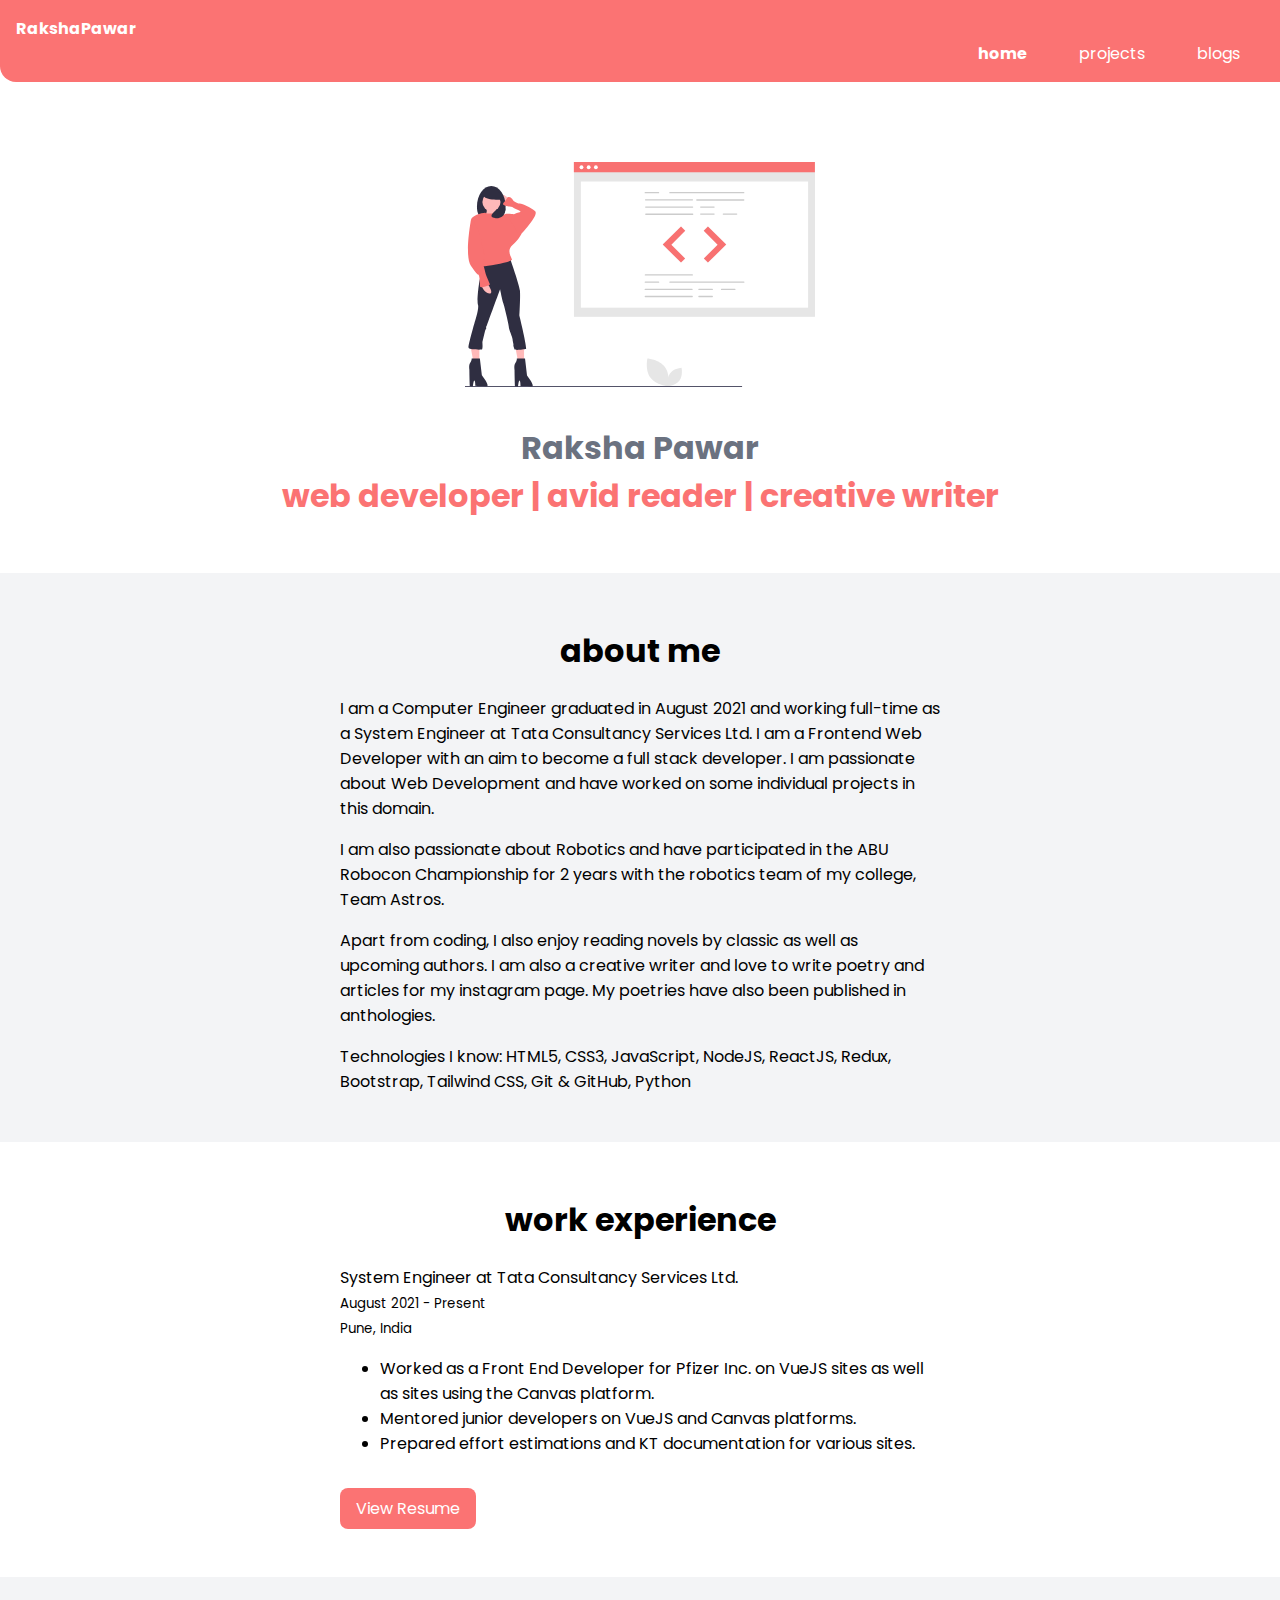
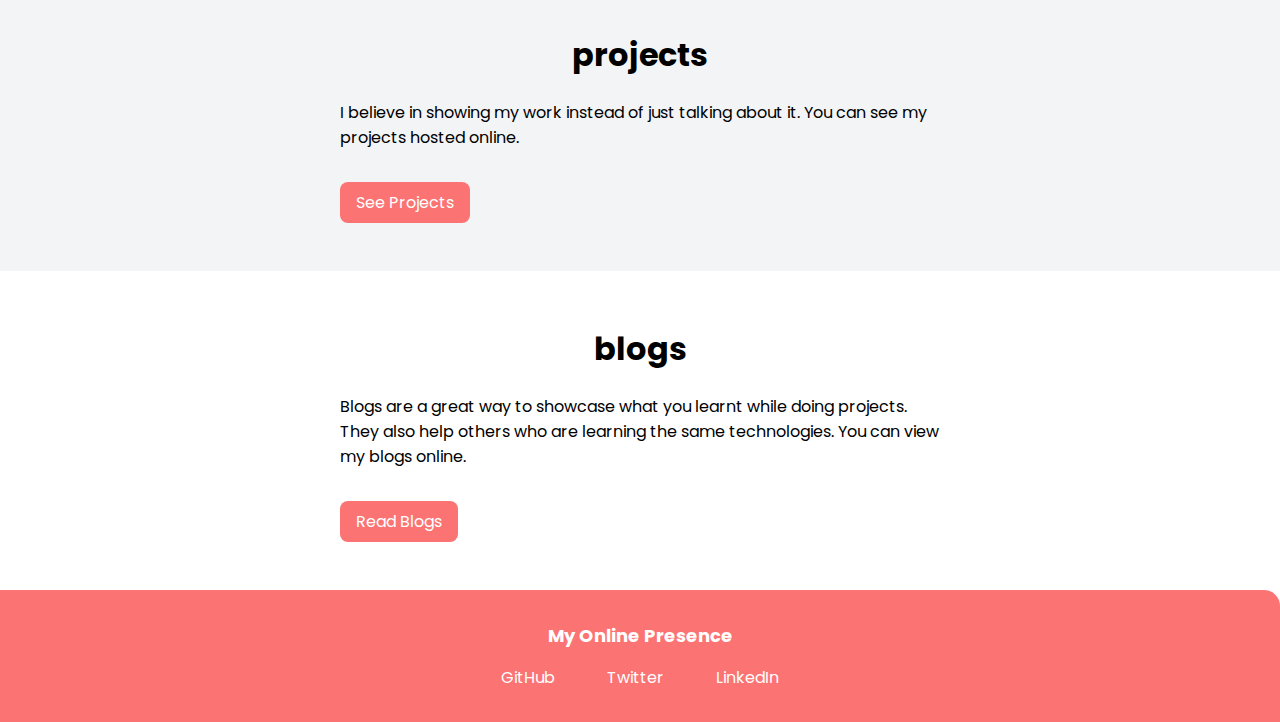
<file: index.html>
<!DOCTYPE html>
<html lang="en">
  <head>
    <meta charset="UTF-8" />
    <meta http-equiv="X-UA-Compatible" content="IE=edge" />
    <meta name="viewport" content="width=device-width, initial-scale=1.0" />
    <title>home | raksha pawar</title>
    <link rel="stylesheet" href="styles.css" />
  </head>
  <body>
    <!-- Navbar -->
    <nav class="navigation container">
      <div class="nav-brand">RakshaPawar</div>
      <ul class="list-non-bullet nav-pills">
        <li class="list-item-inline">
          <a class="link link-active" href="/">home</a>
        </li>
        <li class="list-item-inline">
          <a class="link" href="/projects.html">projects</a>
        </li>
        <li class="list-item-inline">
          <a class="link" href="/blogs.html">blogs</a>
        </li>
      </ul>
    </nav>

    <!-- Header and Hero -->
    <header class="hero">
      <img class="hero-img" src="images/portfolio-img.svg" alt="" />
      <h1 class="hero-heading">
        Raksha Pawar <br />
        <span class="heading-inverted"
          >web developer | avid reader | creative writer</span
        >
      </h1>
    </header>

    <!-- Sections -->

    <!-- About me  -->
    <section class="section off-white">
      <div class="container container-center">
        <h1>about me</h1>
        <p>
          I am a Computer Engineer graduated in August 2021 and working full-time as a System Engineer at Tata Consultancy Services Ltd. I am a Frontend Web Developer with an aim to become a full stack developer.
          I am passionate about Web Development and have worked on some individual projects in this domain. </p>
          <p>I am also passionate about Robotics and have participated in the ABU Robocon Championship for 2
          years with the robotics team of my college, Team Astros.
        </p>
        <p>
          Apart from coding, I also enjoy reading novels by classic as well as
          upcoming authors. I am also a creative writer and love to write poetry
          and articles for my instagram page. My poetries have also been
          published in anthologies.
        </p>
        <p>
          Technologies I know: HTML5, CSS3, JavaScript, NodeJS, ReactJS, Redux,
          Bootstrap, Tailwind CSS, Git & GitHub, Python
        </p>
      </div>
    </section>
    <!-- Experience -->
     <section class="section">
      <div class="container container-center">
        <h1>work experience</h1>
        <p>
          System Engineer at Tata Consultancy Services Ltd. <br/>
          <small>August 2021 - Present</small> <br/>
          <small>Pune, India</small>
        </p>
        <p>
            <ul>
                <li>Worked as a Front End Developer for Pfizer Inc. on VueJS sites as well as sites using the Canvas platform.</li>
                <li>Mentored junior developers on VueJS and Canvas platforms.</li>
                <li>Prepared effort estimations and KT documentation for various sites.</li>

            </ul>
        </p>
        <a href="https://drive.google.com/file/d/1ygCGDaV_gBsx6SkuI-rJ4_ED94N7ewGD/view?usp=sharing" class="link link-primary" target="_blank">View Resume</a>
      </div>
    </section>

    <!-- Projects -->

    <section class="section off-white">
      <div class="container container-center">
        <h1>projects</h1>
        <p>
          I believe in showing my work instead of just talking about it. You can
          see my projects hosted online.
        </p>
        <a href="/projects.html" class="link link-primary">See Projects</a>
      </div>
    </section>

    <!-- Blogs -->

    <section class="section">
      <div class="container container-center">
        <h1>blogs</h1>
        <p>
          Blogs are a great way to showcase what you learnt while doing
          projects. They also help others who are learning the same
          technologies. You can view my blogs online.
        </p>
        <a href="/blogs.html" class="link link-primary">Read Blogs</a>
      </div>
    </section>

    <!-- Footer -->

    <footer class="footer container">
      <div class="footer-header">My Online Presence</div>
      <ul class="social-links list-non-bullet">
        <li class="list-item-inline">
          <a class="link" href="https://github.com/RakshaPawar108">GitHub</a>
        </li>
        <li class="list-item-inline">
          <a class="link" href="https://twitter.com/rakshapawar108">Twitter</a>
        </li>
        <li class="list-item-inline">
          <a class="link" href="https://www.linkedin.com/in/rakshapawar/"
            >LinkedIn</a
          >
        </li>
      </ul>
    </footer>
  </body>
</html>
</file>
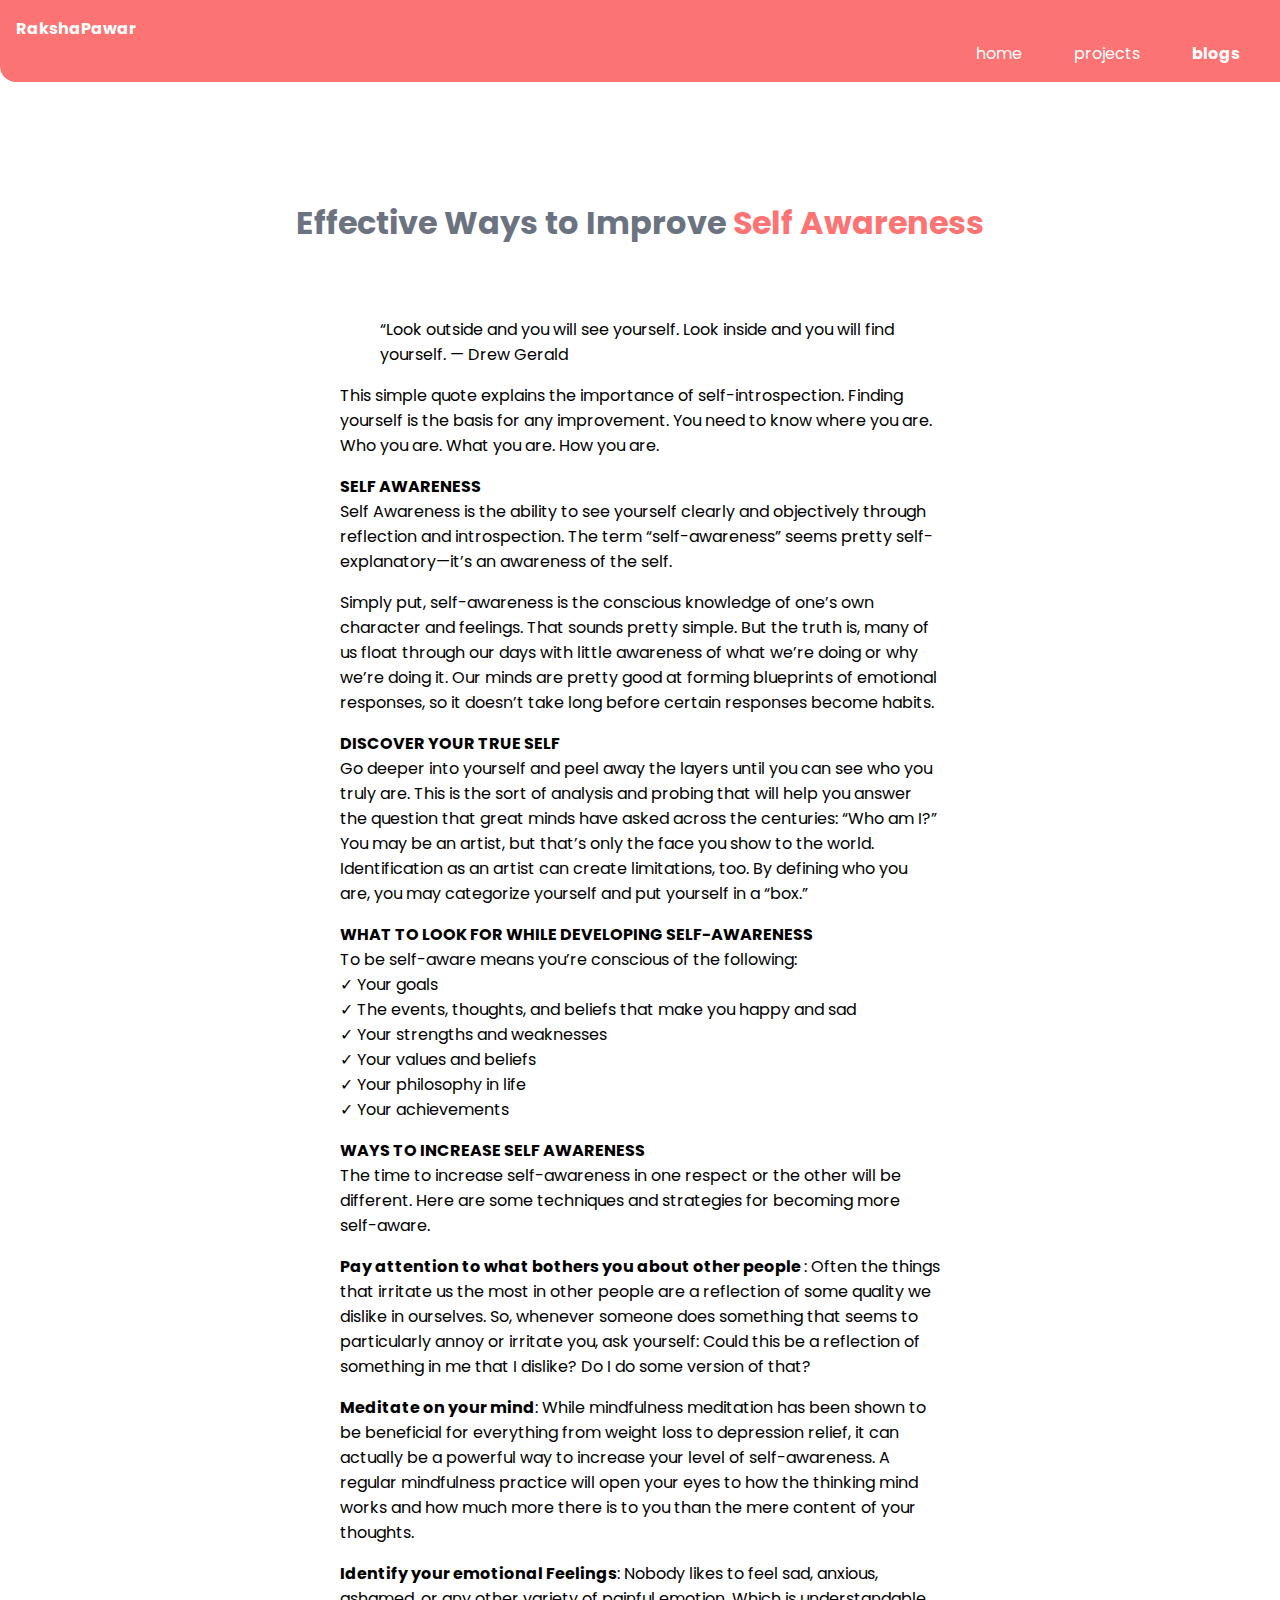
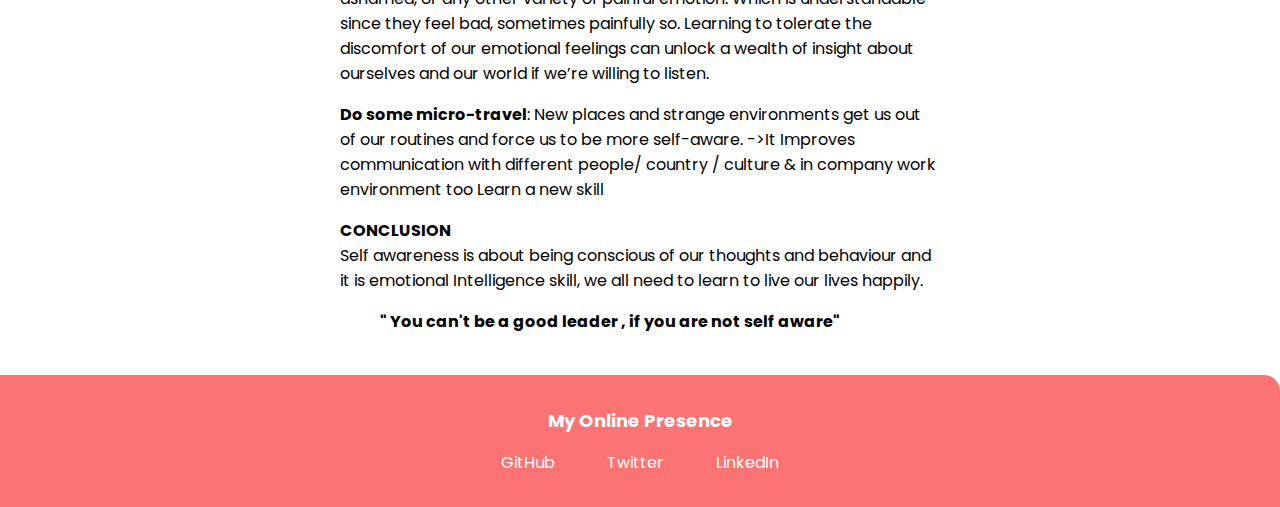
<file: blog2.html>
<!DOCTYPE html>
<html lang="en">
  <head>
    <meta charset="UTF-8" />
    <meta http-equiv="X-UA-Compatible" content="IE=edge" />
    <meta name="viewport" content="width=device-width, initial-scale=1.0" />
    <title>blogs | blog2</title>
    <link rel="stylesheet" href="/styles.css" />
  </head>
  <body>
    <!-- Navbar -->
    <nav class="navigation container">
      <div class="nav-brand">RakshaPawar</div>
      <ul class="list-non-bullet nav-pills">
        <li class="list-item-inline">
          <a class="link" href="/">home</a>
        </li>
        <li class="list-item-inline">
          <a class="link" href="/projects.html">projects</a>
        </li>
        <li class="list-item-inline">
          <a class="link link-active" href="/blogs.html">blogs</a>
        </li>
      </ul>
    </nav>

    <!-- Header -->
    <header class="hero">
      <h1 class="hero-heading">
        Effective Ways to Improve 
        <span class="heading-inverted">Self Awareness</span>
      </h1>
    </header>

    <!-- Blog Body -->

    <div class="container container-center">
        <p>
            <blockquote>“Look outside and you will see yourself. Look inside and you will find yourself. — Drew Gerald</blockquote>
            This simple quote explains the importance of self-introspection. Finding yourself is the basis for any improvement. You need to know where you are. Who you are. What you are. How you are.
        </p>
      <p>
<strong>SELF AWARENESS</strong><br>
Self Awareness is the ability to see yourself clearly and objectively through reflection and introspection.
The term “self-awareness” seems pretty self-explanatory—it’s an awareness of the self.

      </p>
      <p>
Simply put, self-awareness is the conscious knowledge of one’s own character and feelings.
That sounds pretty simple. But the truth is, many of us float through our days with little awareness of what we’re doing or why we’re doing it.
Our minds are pretty good at forming blueprints of emotional responses, so it doesn’t take long before certain responses become habits.

      </p>
<p><strong>DISCOVER YOUR TRUE SELF</strong><br>
Go deeper into yourself and peel away the layers until you can see who you truly are. This is the sort of analysis and probing that will help you answer the question that great minds have asked across the centuries: “Who am I?”
You may be an artist, but that’s only the face you show to the world. Identification as an artist can create limitations, too. By defining who you are, you may categorize yourself and put yourself in a “box.”

</p>

<p>
    <strong>WHAT TO LOOK FOR WHILE DEVELOPING SELF-AWARENESS</strong><br>
    To be self-aware means you’re conscious of the following: <br>
✓ Your goals <br>
✓ The events, thoughts, and beliefs that make you happy and sad <br>
✓ Your strengths and weaknesses <br>
✓ Your values and beliefs <br>
✓ Your philosophy in life <br>
✓ Your achievements <br>

</p>
<p>
    <strong>WAYS TO INCREASE SELF AWARENESS</strong>  <br>
The time to increase self-awareness in one respect or the other will be different. Here are some techniques and strategies for becoming more self-aware.
</p>
<p>
    <strong>Pay attention to what bothers you about other people </strong>: Often the things that irritate us the most in other people are a reflection of some quality we dislike in ourselves. So, whenever someone does something that seems to particularly annoy or irritate you, ask yourself: Could this be a reflection of something in me that I dislike? Do I do some version of that?

</p>

<p>
    <strong>Meditate on your mind</strong>: While mindfulness meditation has been shown to be beneficial for everything from weight loss to depression relief, it can actually be a powerful way to increase your level of self-awareness. A regular mindfulness practice will open your eyes to how the thinking mind works and how much more there is to you than the mere content of your thoughts.

</p>
<p>
    <strong>Identify your emotional Feelings</strong>: Nobody likes to feel sad, anxious, ashamed, or any other variety of painful emotion. Which is understandable since they feel bad, sometimes painfully so. Learning to tolerate the discomfort of our emotional feelings can unlock a wealth of insight about ourselves and our world if we’re willing to listen.

</p>
 <p>
     <strong>Do some micro-travel</strong>: New places and strange environments get us out of our routines and force us to be more self-aware. ->It Improves communication with different people/ country / culture & in company work environment too Learn a new skill

 </p>
 <p>
     <strong>CONCLUSION</strong>  <br />
     Self awareness is about being conscious of our thoughts and behaviour and it is emotional Intelligence skill, we all need to learn to live our lives happily.

 </p>

 <p>
     <strong>
         <blockquote>
            " You can't be a good leader , if you are not self aware"
         </blockquote>
     </strong>
 </p>




    </div>

    <br />
    <!-- Footer -->

    <footer class="footer container">
      <div class="footer-header">My Online Presence</div>
      <ul class="social-links list-non-bullet">
        <li class="list-item-inline">
          <a class="link" href="https://github.com/RakshaPawar108">GitHub</a>
        </li>
        <li class="list-item-inline">
          <a class="link" href="https://twitter.com/rakshapawar108">Twitter</a>
        </li>
        <li class="list-item-inline">
          <a class="link" href="https://www.linkedin.com/in/rakshapawar/"
            >LinkedIn</a
          >
        </li>
      </ul>
    </footer>
  </body>
</html>
</file>
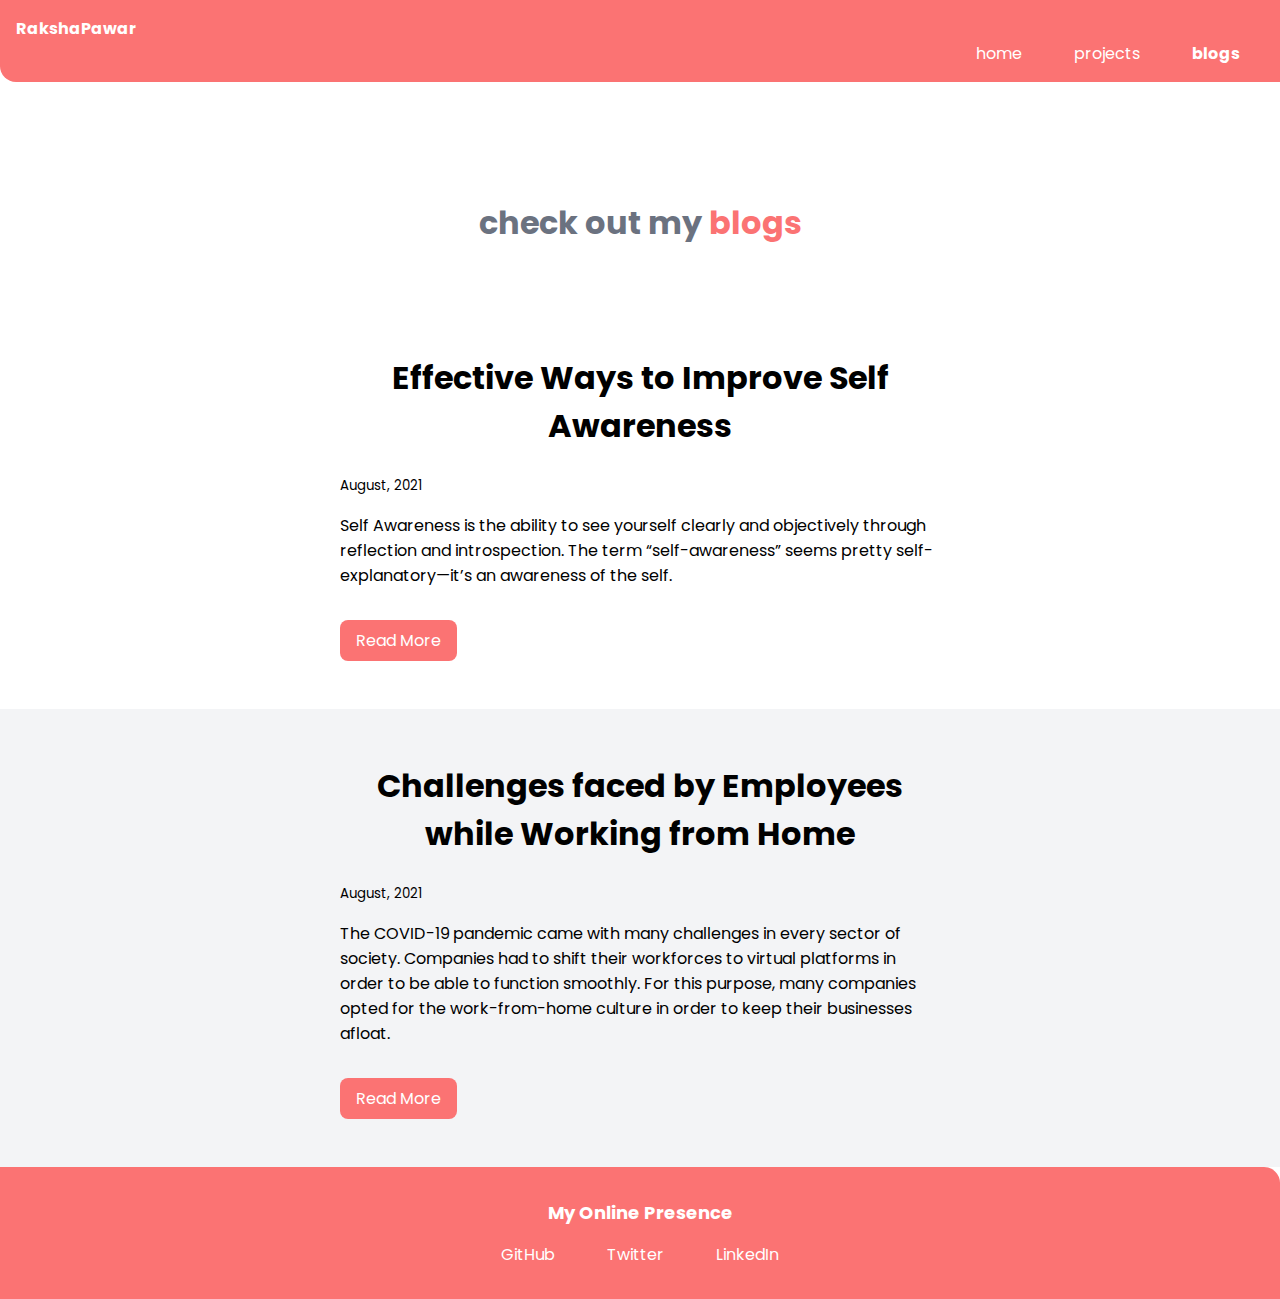
<file: blogs.html>
<!DOCTYPE html>
<html lang="en">
  <head>
    <meta charset="UTF-8" />
    <meta http-equiv="X-UA-Compatible" content="IE=edge" />
    <meta name="viewport" content="width=device-width, initial-scale=1.0" />
    <title>blogs | raksha pawar</title>
    <link rel="stylesheet" href="/styles.css" />
  </head>
  <body>
    <!-- Navbar -->
    <nav class="navigation container">
      <div class="nav-brand">RakshaPawar</div>
      <ul class="list-non-bullet nav-pills">
        <li class="list-item-inline">
          <a class="link" href="/">home</a>
        </li>
        <li class="list-item-inline">
          <a class="link" href="/projects.html">projects</a>
        </li>
        <li class="list-item-inline">
          <a class="link link-active" href="/blogs.html">blogs</a>
        </li>
      </ul>
    </nav>

    <!-- Header -->
    <header class="hero">
      <h1 class="hero-heading">
        check out my <span class="heading-inverted">blogs</span>
      </h1>
    </header>

    <ul class="list-non-bullet">
      <section class="section">
        <li>
          <div class="container container-center">
            <h1>Effective Ways to Improve Self Awareness</h1>
            <small>August, 2021</small>
            <p>
              Self Awareness is the ability to see yourself clearly and
              objectively through reflection and introspection. The term
              “self-awareness” seems pretty self-explanatory—it’s an awareness
              of the self.
            </p>

            <a class="link link-primary" href="./blog2.html" target="_blank"
              >Read More</a
            >
          </div>
        </li>
      </section>
      <section class="section off-white">
        <li>
          <div class="container container-center">
            <h1>Challenges faced by Employees while Working from Home</h1>
            <small>August, 2021</small>
            <p>
              The COVID-19 pandemic came with many challenges in every sector of
              society. Companies had to shift their workforces to virtual
              platforms in order to be able to function smoothly. For this
              purpose, many companies opted for the work-from-home culture in
              order to keep their businesses afloat.
            </p>

            <a class="link link-primary" href="./blog1.html" target="_blank"
              >Read More</a
            >
          </div>
        </li>
      </section>
    </ul>
    <!-- Footer -->

    <footer class="footer container">
      <div class="footer-header">My Online Presence</div>
      <ul class="social-links list-non-bullet">
        <li class="list-item-inline">
          <a class="link" href="https://github.com/RakshaPawar108">GitHub</a>
        </li>
        <li class="list-item-inline">
          <a class="link" href="https://twitter.com/rakshapawar108">Twitter</a>
        </li>
        <li class="list-item-inline">
          <a class="link" href="https://www.linkedin.com/in/rakshapawar/"
            >LinkedIn</a
          >
        </li>
      </ul>
    </footer>
  </body>
</html>
</file>
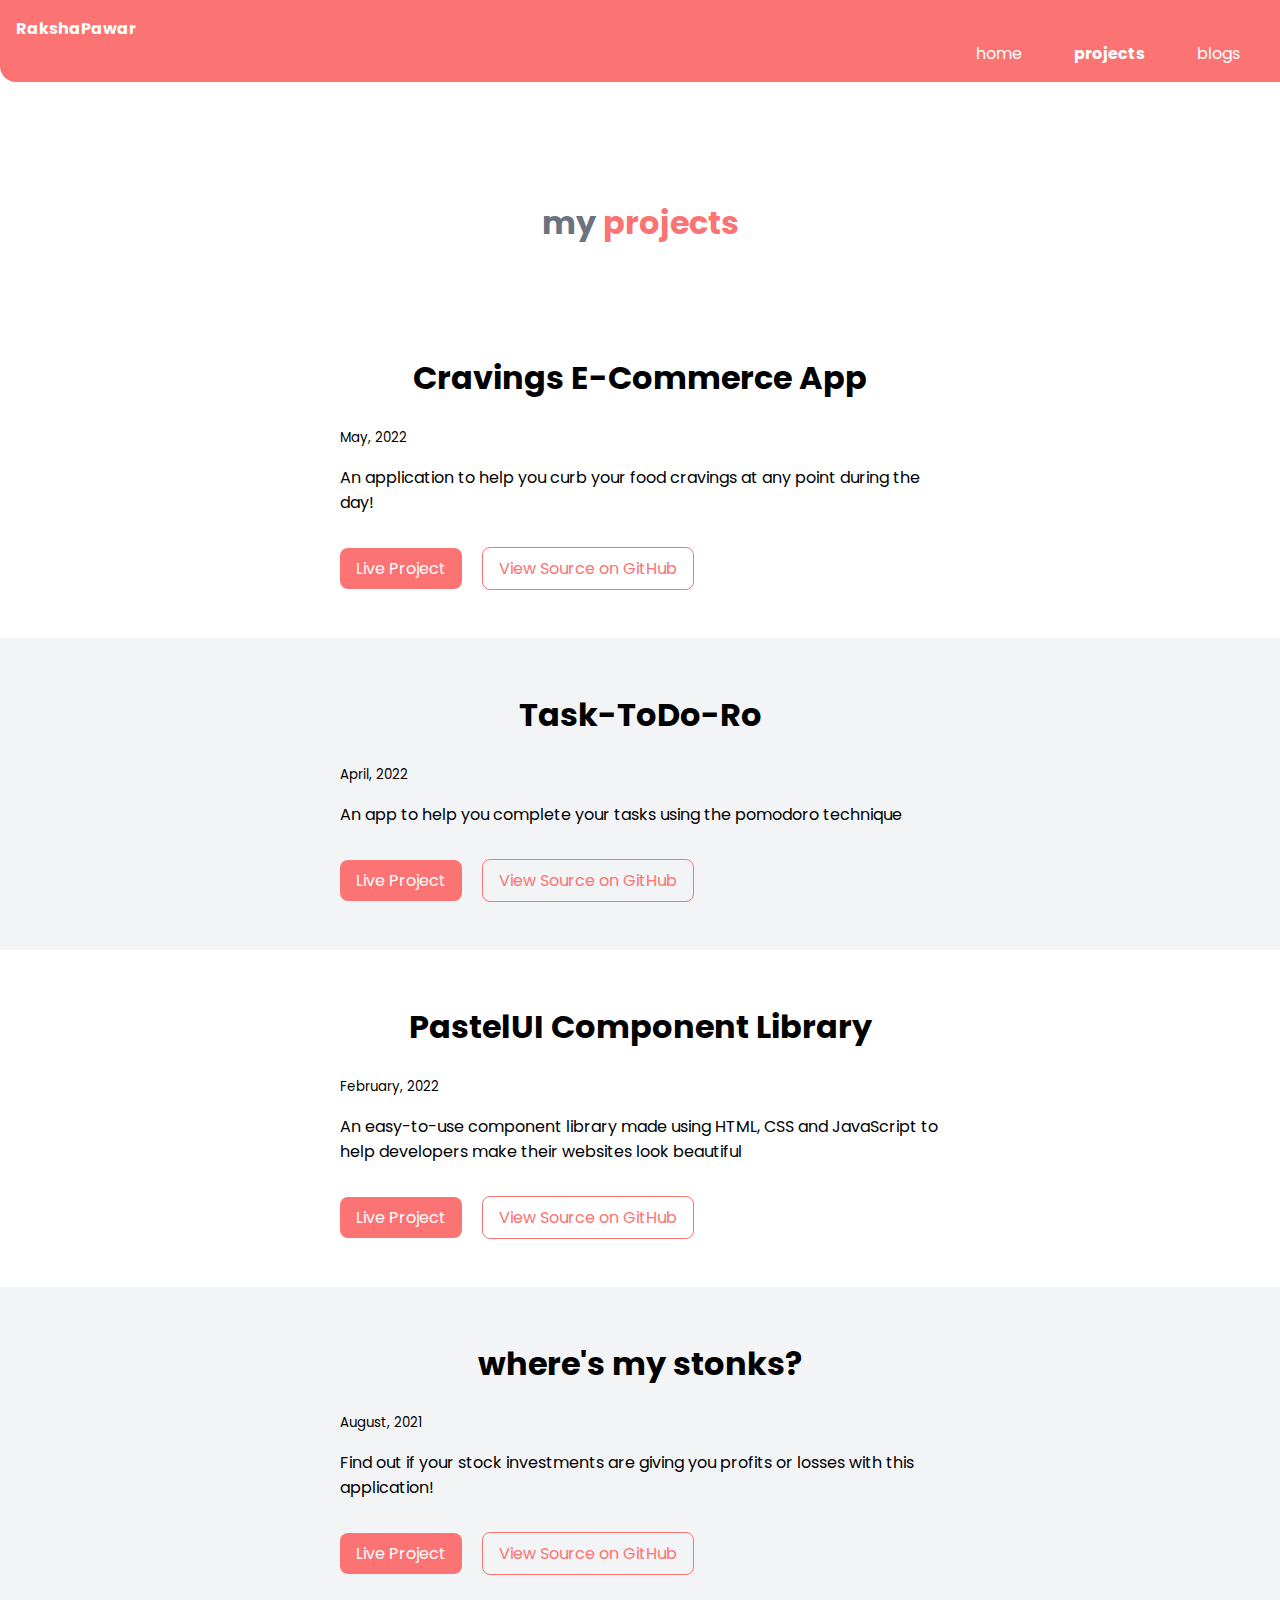
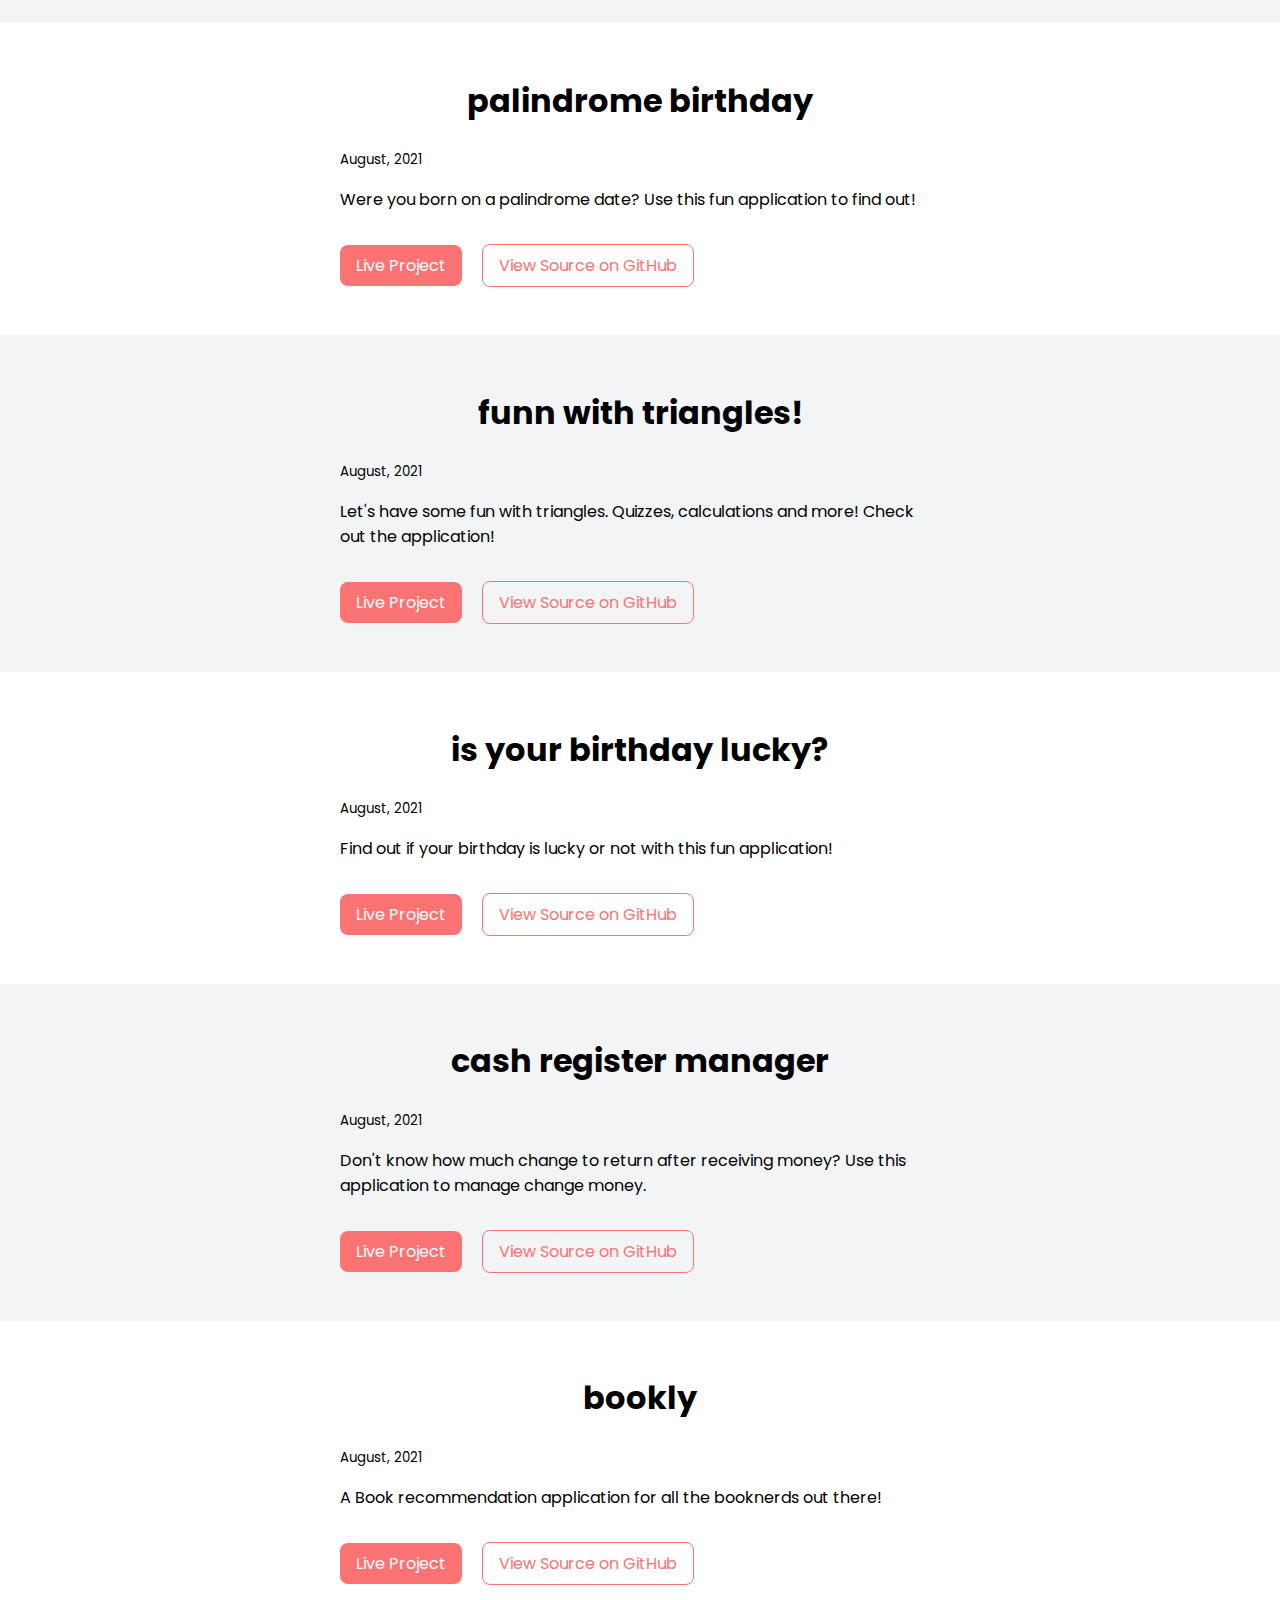
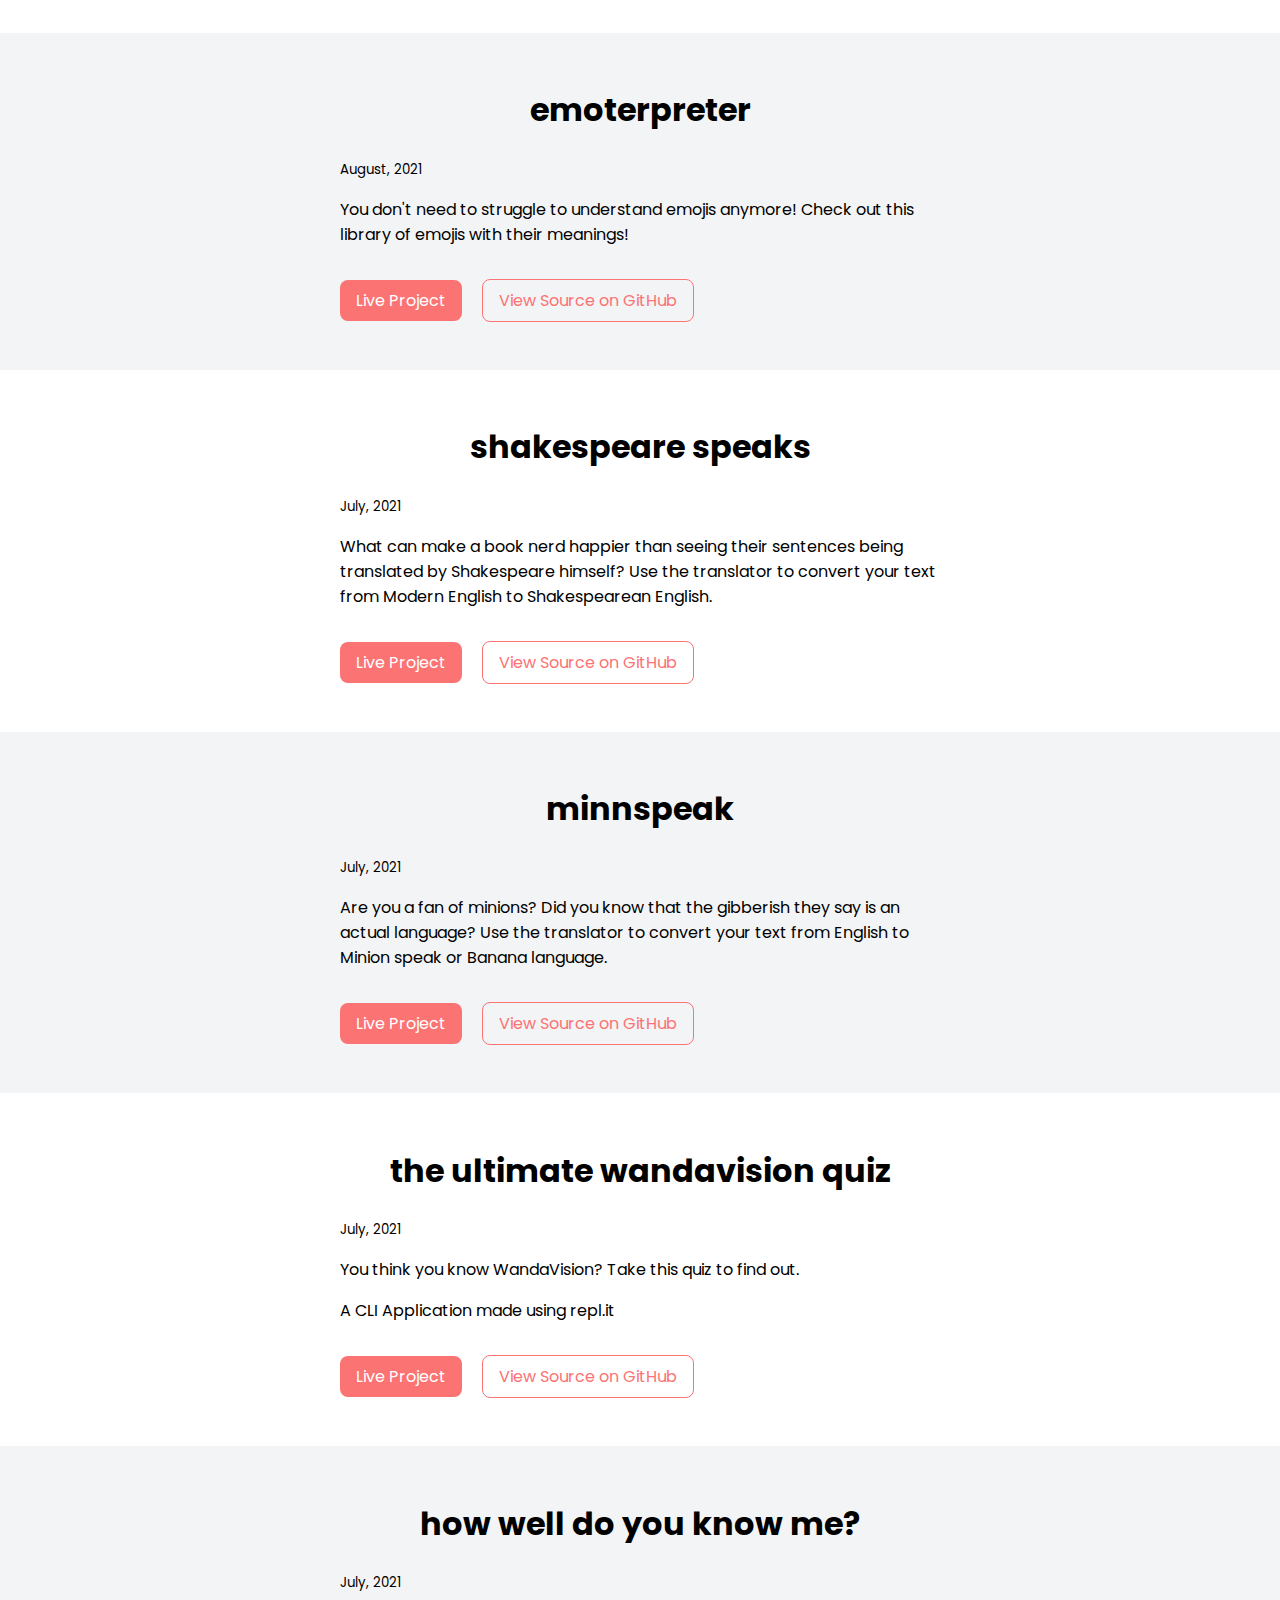
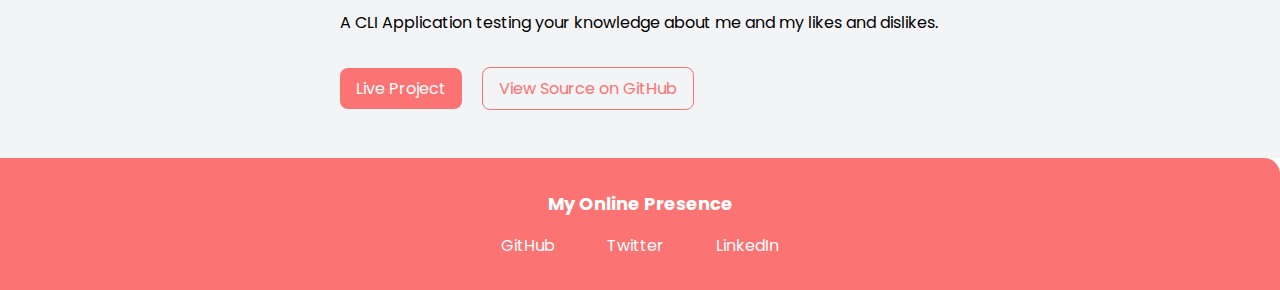
<file: projects.html>
<!DOCTYPE html>
<html lang="en">
  <head>
    <meta charset="UTF-8" />
    <meta http-equiv="X-UA-Compatible" content="IE=edge" />
    <meta name="viewport" content="width=device-width, initial-scale=1.0" />
    <title>projects | raksha pawar</title>
    <link rel="stylesheet" href="/styles.css" />
  </head>
  <body>
    <!-- Navbar -->
    <nav class="navigation container">
      <div class="nav-brand">RakshaPawar</div>
      <ul class="list-non-bullet nav-pills">
        <li class="list-item-inline">
          <a class="link" href="/">home</a>
        </li>
        <li class="list-item-inline">
          <a class="link link-active" href="/projects.html">projects</a>
        </li>
        <li class="list-item-inline">
          <a class="link" href="/blogs.html">blogs</a>
        </li>
      </ul>
    </nav>

    <!-- Header -->
    <header class="hero">
      <h1 class="hero-heading">
        my <span class="heading-inverted">projects</span>
      </h1>
    </header>

    <!-- Projects -->

    <ul class="list-non-bullet">
      <section class="section">
        <li>
          <div class="container container-center">
            <h1>Cravings E-Commerce App</h1>
            <small>May, 2022</small>
            <p>
              An application to help you curb your food cravings at any point
              during the day!
            </p>

            <a
              class="link link-primary"
              href="https://cravings-ecommerce.netlify.app/"
              target="_blank"
              >Live Project</a
            >
            <a
              class="link link-secondary"
              href="https://github.com/RakshaPawar108/ecommerce-app"
              target="_blank"
              >View Source on GitHub</a
            >
          </div>
        </li>
      </section>
      <section class="section off-white">
        <li>
          <div class="container container-center">
            <h1>Task-ToDo-Ro</h1>
            <small>April, 2022</small>
            <p>
              An app to help you complete your tasks using the pomodoro
              technique
            </p>

            <a
              class="link link-primary"
              href="https://task-todo-ro.netlify.app/"
              target="_blank"
              >Live Project</a
            >
            <a
              class="link link-secondary"
              href="https://github.com/RakshaPawar108/task-todo-ro"
              target="_blank"
              >View Source on GitHub</a
            >
          </div>
        </li>
      </section>
      <section class="section">
        <li>
          <div class="container container-center">
            <h1>PastelUI Component Library</h1>
            <small>February, 2022</small>
            <p>
              An easy-to-use component library made using HTML, CSS and
              JavaScript to help developers make their websites look beautiful
            </p>

            <a
              class="link link-primary"
              href="https://pastel-ui.netlify.app/"
              target="_blank"
              >Live Project</a
            >
            <a
              class="link link-secondary"
              href="https://github.com/RakshaPawar108/Pastel-UI"
              target="_blank"
              >View Source on GitHub</a
            >
          </div>
        </li>
      </section>
      <section class="section off-white">
        <li>
          <div class="container container-center">
            <h1>where's my stonks?</h1>
            <small>August, 2021</small>
            <p>
              Find out if your stock investments are giving you profits or
              losses with this application!
            </p>

            <a
              class="link link-primary"
              href="https://wheres-my-stonks.netlify.app/"
              target="_blank"
              >Live Project</a
            >
            <a
              class="link link-secondary"
              href="https://github.com/RakshaPawar108/stock-price-neogcamp"
              target="_blank"
              >View Source on GitHub</a
            >
          </div>
        </li>
      </section>
      <section class="section">
        <li>
          <div class="container container-center">
            <h1>palindrome birthday</h1>
            <small>August, 2021</small>
            <p>
              Were you born on a palindrome date? Use this fun application to
              find out!
            </p>

            <a
              class="link link-primary"
              href="https://palin-birthday.netlify.app/"
              target="_blank"
              >Live Project</a
            >
            <a
              class="link link-secondary"
              href="https://github.com/RakshaPawar108/palindrome-birthday-neogcamp"
              target="_blank"
              >View Source on GitHub</a
            >
          </div>
        </li>
      </section>
      <section class="section off-white">
        <li>
          <div class="container container-center">
            <h1>funn with triangles!</h1>
            <small>August, 2021</small>
            <p>
              Let's have some fun with triangles. Quizzes, calculations and
              more! Check out the application!
            </p>

            <a
              class="link link-primary"
              href="https://funnn-with-triangles.netlify.app/"
              target="_blank"
              >Live Project</a
            >
            <a
              class="link link-secondary"
              href="https://github.com/RakshaPawar108/fun-with-triangles-neogcamp"
              target="_blank"
              >View Source on GitHub</a
            >
          </div>
        </li>
      </section>
      <section class="section">
        <li>
          <div class="container container-center">
            <h1>is your birthday lucky?</h1>
            <small>August, 2021</small>
            <p>
              Find out if your birthday is lucky or not with this fun
              application!
            </p>

            <a
              class="link link-primary"
              href="https://lucky-borndae.netlify.app/"
              target="_blank"
              >Live Project</a
            >
            <a
              class="link link-secondary"
              href="https://github.com/RakshaPawar108/lucky-birthday-neogcamp"
              target="_blank"
              >View Source on GitHub</a
            >
          </div>
        </li>
      </section>
      <section class="section off-white">
        <li>
          <div class="container container-center">
            <h1>cash register manager</h1>
            <small>August, 2021</small>
            <p>
              Don't know how much change to return after receiving money? Use
              this application to manage change money.
            </p>

            <a
              class="link link-primary"
              href="https://change-manager-bling.netlify.app/"
              target="_blank"
              >Live Project</a
            >
            <a
              class="link link-secondary"
              href="https://github.com/RakshaPawar108/cash-register-neogcamp"
              target="_blank"
              >View Source on GitHub</a
            >
          </div>
        </li>
      </section>
      <section class="section">
        <li>
          <div class="container container-center">
            <h1>bookly</h1>
            <small>August, 2021</small>
            <p>
              A Book recommendation application for all the booknerds out there!
            </p>

            <a
              class="link link-primary"
              href="https://boookly.netlify.app/"
              target="_blank"
              >Live Project</a
            >
            <a
              class="link link-secondary"
              href="https://github.com/RakshaPawar108/bookly-neogcamp"
              target="_blank"
              >View Source on GitHub</a
            >
          </div>
        </li>
      </section>
      <section class="section off-white">
        <li>
          <div class="container container-center">
            <h1>emoterpreter</h1>
            <small>August, 2021</small>
            <p>
              You don't need to struggle to understand emojis anymore! Check out
              this library of emojis with their meanings!
            </p>

            <a
              class="link link-primary"
              href="https://emoterpreter.netlify.app/"
              target="_blank"
              >Live Project</a
            >
            <a
              class="link link-secondary"
              href="https://github.com/RakshaPawar108/emoji-interpreter-neogcamp"
              target="_blank"
              >View Source on GitHub</a
            >
          </div>
        </li>
      </section>
      <section class="section">
        <li>
          <div class="container container-center">
            <h1>shakespeare speaks</h1>
            <small>July, 2021</small>
            <p>
              What can make a book nerd happier than seeing their sentences
              being translated by Shakespeare himself? Use the translator to
              convert your text from Modern English to Shakespearean English.
            </p>

            <a
              class="link link-primary"
              href="https://william-shakespeare-speaks.netlify.app/"
              target="_blank"
              >Live Project</a
            >
            <a
              class="link link-secondary"
              href="https://github.com/RakshaPawar108/shakespeare-speaks-neogcamp"
              target="_blank"
              >View Source on GitHub</a
            >
          </div>
        </li>
      </section>

      <section class="section off-white">
        <li>
          <div class="container container-center">
            <h1>minnspeak</h1>
            <small>July, 2021</small>
            <p>
              Are you a fan of minions? Did you know that the gibberish they say
              is an actual language? Use the translator to convert your text
              from English to Minion speak or Banana language.
            </p>

            <a
              class="link link-primary"
              href="https://talk-banana-minion.netlify.app/"
              target="_blank"
              >Live Project</a
            >
            <a
              class="link link-secondary"
              href="https://github.com/RakshaPawar108/banana-speak-neogcamp"
              target="_blank"
              >View Source on GitHub</a
            >
          </div>
        </li>
      </section>
      <section class="section">
        <li>
          <div class="container container-center">
            <h1>the ultimate wandavision quiz</h1>
            <small>July, 2021</small>
            <p>You think you know WandaVision? Take this quiz to find out.</p>
            <p>A CLI Application made using repl.it</p>

            <a
              class="link link-primary"
              href="https://replit.com/@RakshaPawar108/ultimate-wandavision-quiz-neogcamp?embed=1&output=1"
              target="_blank"
              >Live Project</a
            >
            <a
              class="link link-secondary"
              href="https://github.com/RakshaPawar108/ultimate-wandavision-quiz-neogcamp"
              target="_blank"
              >View Source on GitHub</a
            >
          </div>
        </li>
      </section>
      <section class="section off-white">
        <li>
          <div class="container container-center">
            <h1>how well do you know me?</h1>
            <small>July, 2021</small>
            <p>
              A CLI Application testing your knowledge about me and my likes and
              dislikes.
            </p>

            <a
              class="link link-primary"
              href="https://replit.com/@RakshaPawar108/quiz-about-me-neogcamp?embed=1&output=1"
              target="_blank"
              >Live Project</a
            >
            <a
              class="link link-secondary"
              href="https://github.com/RakshaPawar108/quiz-about-me-neogcamp"
              target="_blank"
              >View Source on GitHub</a
            >
          </div>
        </li>
      </section>
    </ul>

    <!-- Footer -->

    <footer class="footer container">
      <div class="footer-header">My Online Presence</div>
      <ul class="social-links list-non-bullet">
        <li class="list-item-inline">
          <a class="link" href="https://github.com/RakshaPawar108">GitHub</a>
        </li>
        <li class="list-item-inline">
          <a class="link" href="https://twitter.com/rakshapawar108">Twitter</a>
        </li>
        <li class="list-item-inline">
          <a class="link" href="https://www.linkedin.com/in/rakshapawar/"
            >LinkedIn</a
          >
        </li>
      </ul>
    </footer>
  </body>
</html>
</file>
<file: styles.css>
@import url("https://fonts.googleapis.com/css2?family=Poppins:wght@400;500;700&display=swap");

:root {
  --primary-color: #fb7373;
  --dark-grey: #6b7280;
  --off-white: #f3f4f6;
}

body {
  font-family: "Poppins", sans-serif;
  margin: 0px;
}

hr {
  margin: 2rem 0rem;
}

/* Spaces */
.margin-md {
  margin: 2rem 2rem;
}

/* Container */
.container {
  padding: 0rem 1rem;
}

.container-center {
  max-width: 600px;
  margin: auto;
}

/* links */
.link {
  box-sizing: border-box;
  text-decoration: none;
  padding: 0.5rem 1rem;
  /* margin-top: 1rem;
    margin-bottom: 1rem; */
}
.link-primary {
  background-color: var(--primary-color);
  border-radius: 0.5rem;
  color: white;
  display: inline-block;
  margin: 1rem 1rem 1rem 0rem;
}

.link-secondary {
  color: var(--primary-color);
  border-radius: 0.5rem;
  border: 1px solid var(--primary-color);
  display: inline-block;
  margin: 1rem 1rem 1rem 0rem;
}

/* Lists */

.list-non-bullet {
  list-style: none;
  margin-block-start: 0;
  padding-inline-start: 0;
  margin-block-end: 0;
}

.list-item-inline {
  display: inline;
  padding: 0rem 0.5rem;
}

/* Navigation */
.navigation {
  background-color: var(--primary-color);
  color: white;
  padding: 1rem;
  border-bottom-left-radius: 1rem;
}

.navigation .nav-brand {
  font-weight: bold;
}

.navigation .nav-pills {
  text-align: right;
}

.navigation .link {
  color: white;
}

.navigation .link-active {
  font-weight: bold;
}

/* Header */

.hero {
  padding: 2rem;
  padding-top: 5rem;
}

.hero .hero-img {
  width: 350px;
  max-width: 80%;
  display: block;
  margin: auto;
}

.hero .hero-heading {
  color: var(--dark-grey);
  padding-top: 1rem;
  text-align: center;
}

.hero .hero-heading .heading-inverted {
  color: var(--primary-color);
}

/* Sections */

.section {
  padding: 2rem;
}
.section h1 {
  text-align: center;
}

.off-white {
  background-color: var(--off-white);
}

/* footer */

.footer {
  background-color: var(--primary-color);
  padding: 2rem 0rem;
  text-align: center;
  color: white;
  border-top-right-radius: 1rem;
}

.footer .footer-header {
  font-weight: bold;
  font-size: large;
}

.footer .link {
  color: white;
}

.footer ul {
  padding-inline-start: 0;
  margin-top: 1rem;
}
</file>
